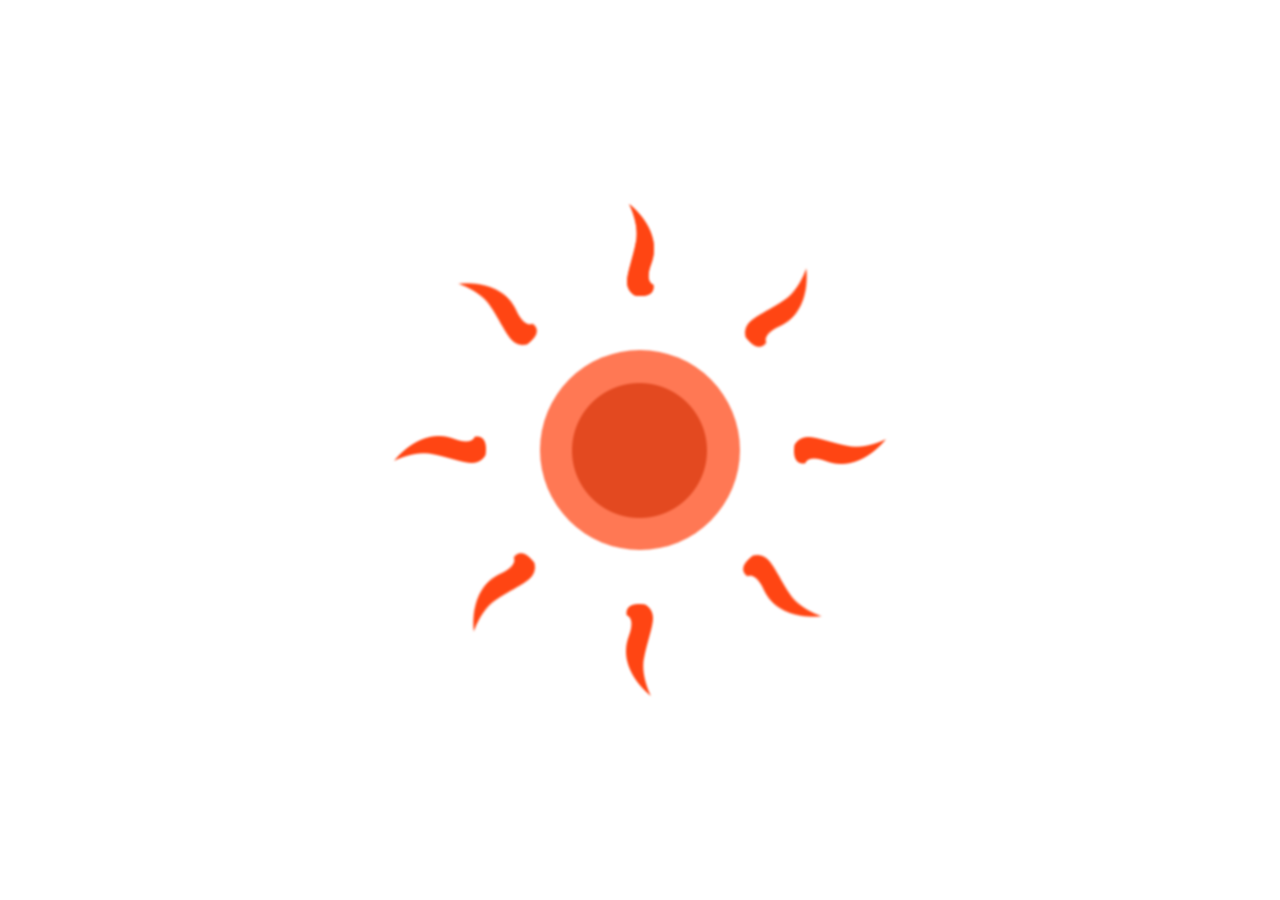
<file: globe-adrian.html>
<!DOCTYPE html>
<html lang="en">
<head>
	<meta charset="UTF-8">
	<title>Document</title>
	<link rel="stylesheet" href="css/globe-adrian.css">
	<!--///////////////////////////////////// 
	Duplicate this for yourself and replace
	globe-basic.css with your css copy
	//////////////////////////////////////-->
</head>
<body>
	<div class="container globe-contain">
		<div class="radial radial-0"></div>
		<div class="radial radial-45"></div>
		<div class="radial radial-90"></div>
		<div class="radial radial-135"></div>
		<div class="radial radial-180"></div>
		<div class="radial radial-225"></div>
		<div class="radial radial-270"></div>
		<div class="radial radial-315"></div>
		<div class="radial radial-360"></div>
	</div>
</body>
</html>
</file>
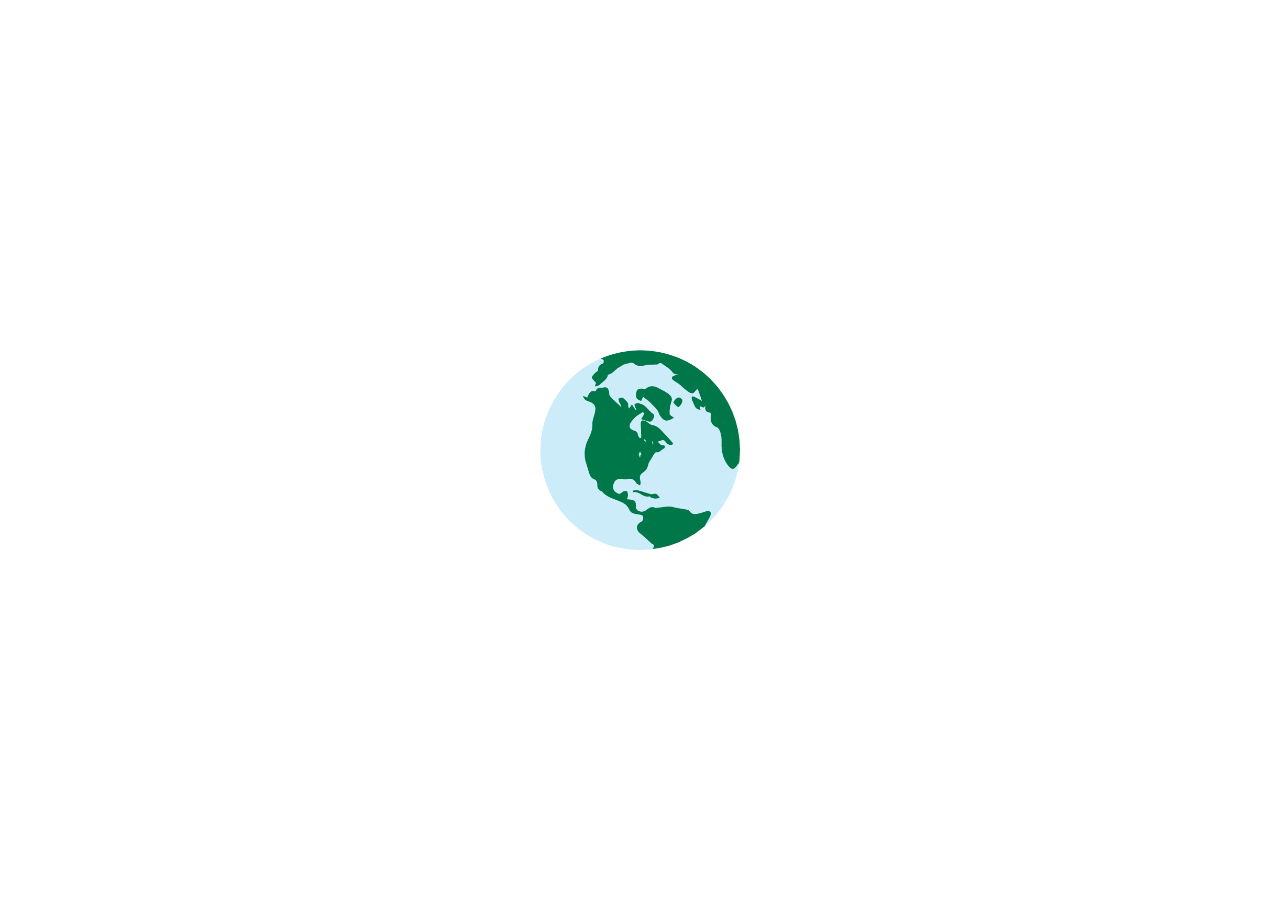
<file: globe-megan.html>
<!DOCTYPE html>
<html lang="en">
<head>
	<meta charset="UTF-8">
	<title>Document</title>
	<link rel="stylesheet" href="css/globe-megan.css">
</head>
<body>
	<div class="container globe-contain megan">
		<div class="treeGroup1 btcf">
			<div class="radial radial-45"></div>
			<div class="radial radial-90"></div>
			<div class="radial radial-135"></div>
			<div class="radial radial-180"></div>
			<div class="radial radial-225"></div>
			<div class="radial radial-270"></div>
			<div class="radial radial-315"></div>
			<div class="radial radial-360"></div>
		</div>
		<!-- Additional radials -->
		<div class="treeGroup2 btcf">
			<div class="radial radial-30"></div>
			<div class="radial radial-75"></div>
			<div class="radial radial-120"></div>
			<div class="radial radial-165"></div>
			<div class="radial radial-210"></div>
			<div class="radial radial-255"></div>
			<div class="radial radial-300"></div>
			<div class="radial radial-345"></div>
		</div>
	</div>
</body>
</html>
</file>
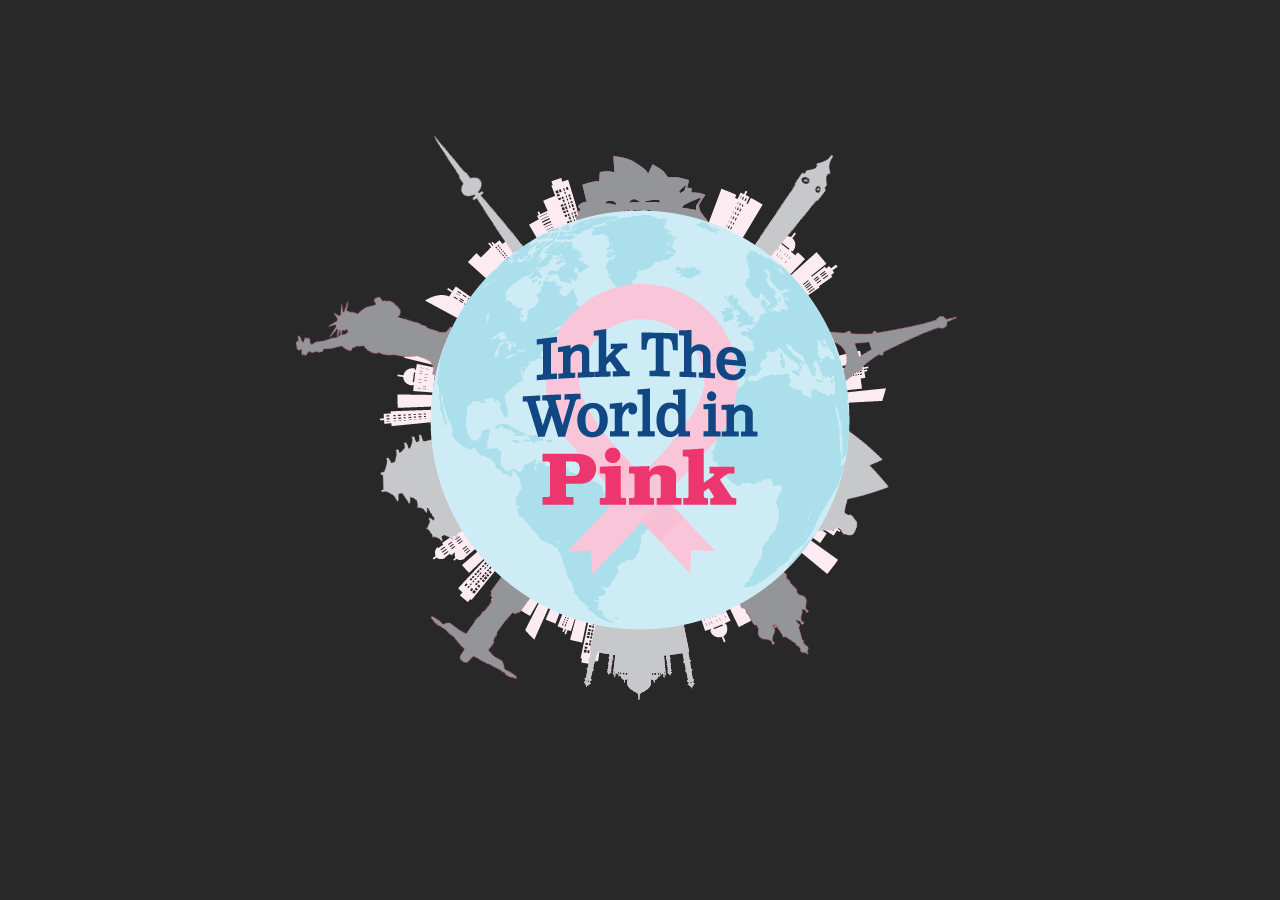
<file: globe-nelly.html>
<!DOCTYPE html>
<html lang="en">
<head>
	<meta charset="UTF-8">
	<title>Document</title>
	<link rel="stylesheet" href="css/globe-nelly.css">
	<!--///////////////////////////////////// 
	Duplicate this for yourself and replace
	globe-basic.css with your css copy
	//////////////////////////////////////-->
</head>
<body style="background:#282828;">
	
		<div class="container globe-contain">
		<div class="city"></div>
			<div class='radial radial-0'>
				<img src="images/obc/monuments/oz2.png" class="cityBottom" />
				<img src="images/obc/monuments/oz.png" class="cityTop" />
				
			</div>
			<div class='radial radial-36'>
				<img src="images/obc/monuments/uk2.png" class="cityBottom" />
				<img src="images/obc/monuments/uk.png" class="cityTop" />	
			</div>
			<div class='radial radial-72'>
				<img src="images/obc/monuments/france2.png" class="cityBottom" />
				<img src="images/obc/monuments/france.png" class="cityTop" />
			</div>
			<div class='radial radial-108'>
				<img src="images/obc/monuments/egypt2.png" class="cityBottom" />
				<img src="images/obc/monuments/egypt.png" class="cityTop" />
			</div>
			<div class='radial radial-144'>
				<img src="images/obc/monuments/russia2.png" class="cityBottom" />
				<img src="images/obc/monuments/russia.png" class="cityTop" />
			</div>
			<div class='radial radial-180'>
				<img src="images/obc/monuments/india2.png" class="cityBottom" />	
				<img src="images/obc/monuments/india.png" class="cityTop" />
			</div>
			<div class='radial radial-216'>
				<img src="images/obc/monuments/brazil2.png" class="cityBottom" />
				<img src="images/obc/monuments/brazil.png" class="cityTop" />	
			</div>
			<div class='radial radial-252'>
				<img src="images/obc/monuments/china2.png" class="cityBottom" />
				<img src="images/obc/monuments/china.png" class="cityTop" />
			</div>
			<div class='radial radial-288'>
				<img src="images/obc/monuments/us2.png" class="cityBottom" />
				<img src="images/obc/monuments/us.png" class="cityTop" />
			</div>
			<div class='radial radial-324'>
				<img src="images/obc/monuments/canada2.png" class="cityBottom" />
				<img src="images/obc/monuments/canada.png" class="cityTop" />
			</div>
		</div>

</body>
</html>
</file>
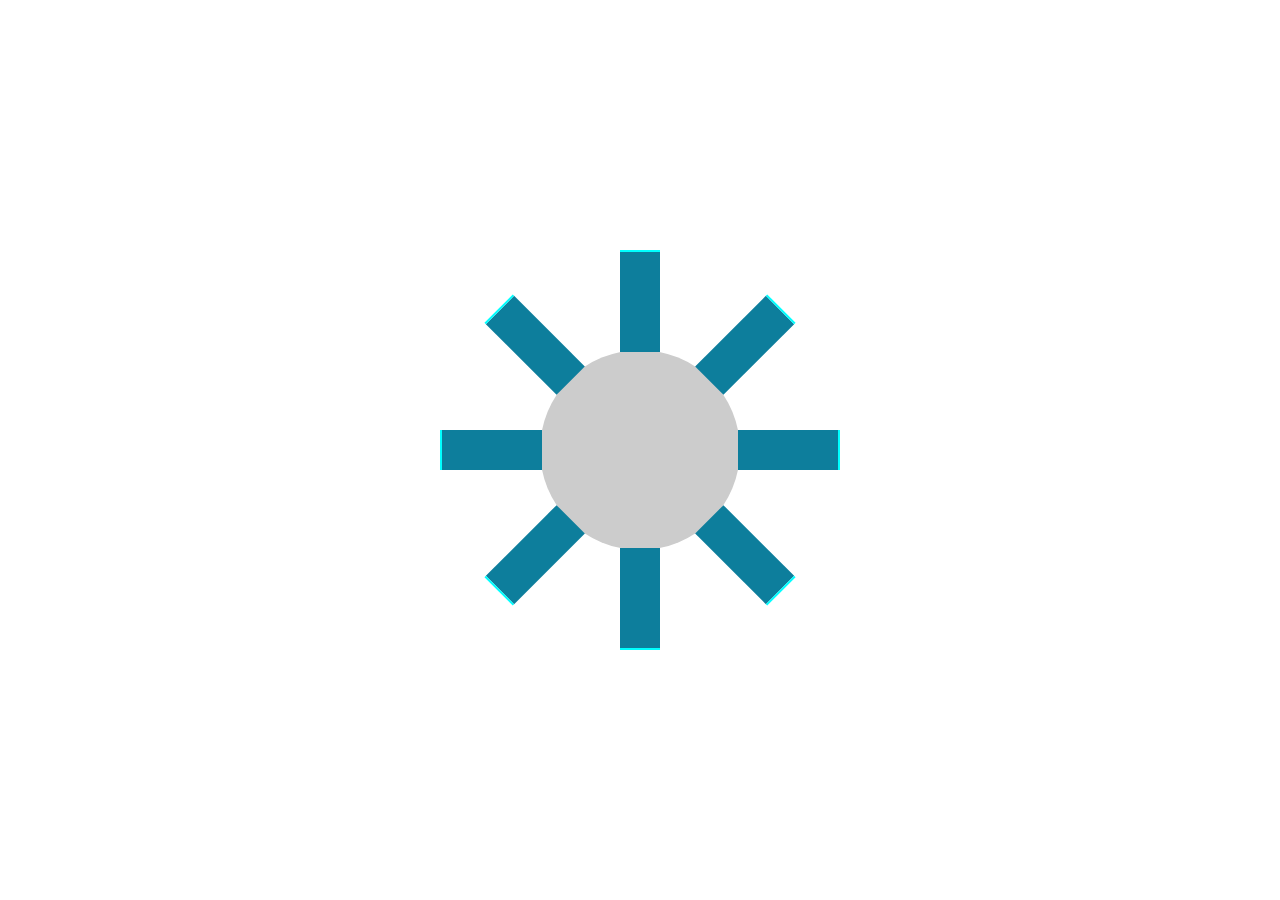
<file: globe.html>
<!DOCTYPE html>
<html lang="en">
<head>
	<meta charset="UTF-8">
	<title>Document</title>
	<link rel="stylesheet" href="css/globe-basic.css">
	<!--///////////////////////////////////// 
	Duplicate this for yourself and replace
	globe-basic.css with your css copy
	//////////////////////////////////////-->
</head>
<body>
	<div class="container globe-contain">
		<div class="radial radial-45"></div>
		<div class="radial radial-90"></div>
		<div class="radial radial-135"></div>
		<div class="radial radial-180"></div>
		<div class="radial radial-225"></div>
		<div class="radial radial-270"></div>
		<div class="radial radial-315"></div>
		<div class="radial radial-360"></div>
	</div>
</body>
</html>
</file>
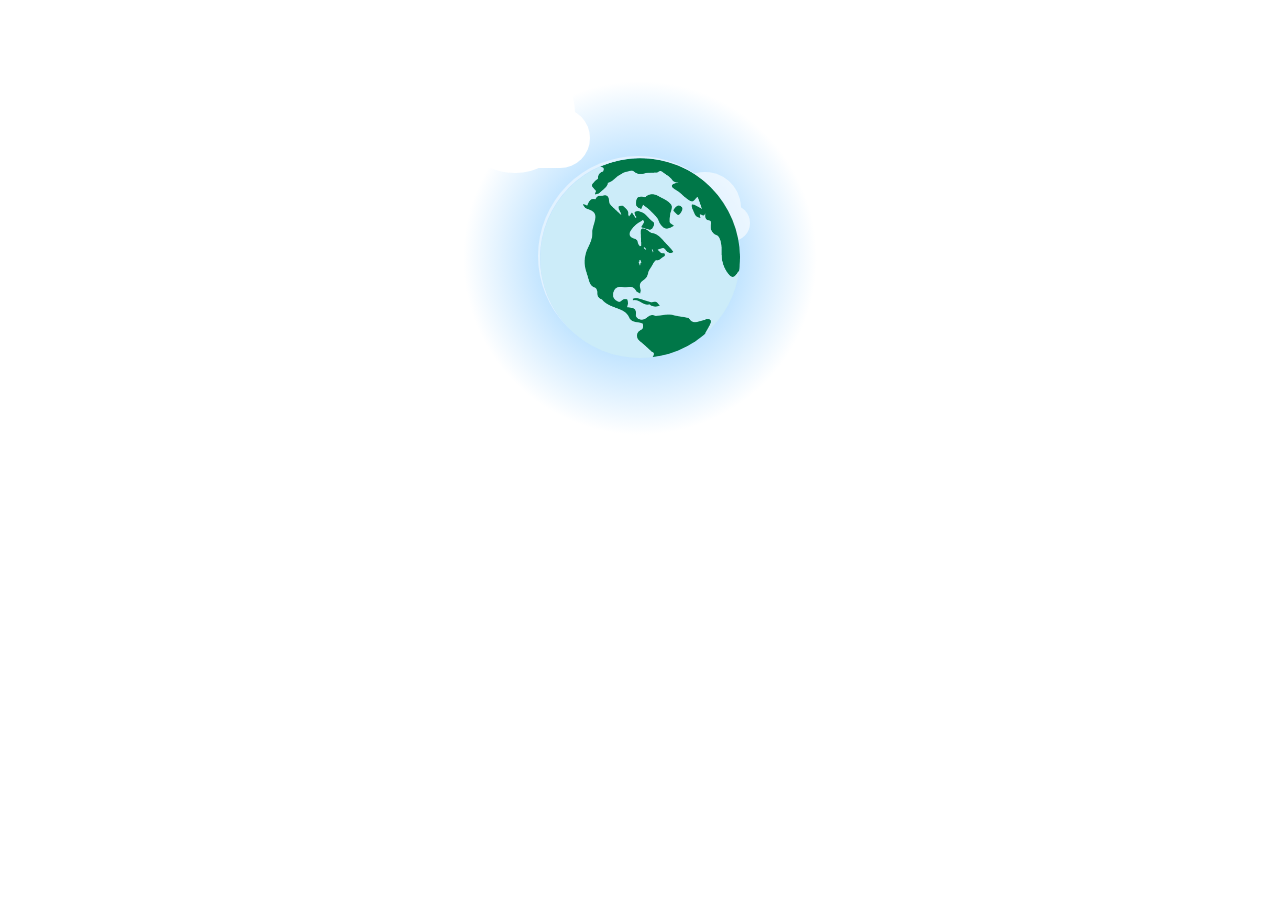
<file: examples/globe-megan.html>
<!DOCTYPE html>
<html lang="en">
<head>
	<meta charset="UTF-8">
	<title>Earth Day!</title>
	<link rel="stylesheet" href="css/globe-megan.css">
	<!--[if gte IE 9]>
	  <style type="text/css">
	    .megan-example {
	       filter: none;
	    }
	  </style>
	<![endif]-->
</head>
<body>
	<div class="megan-example">
		<div class="cloud cloud1"></div>
		<div class="cloud cloud2"></div>
		<div class="cloud cloud3"></div>
		<div class="container globe-contain megan">
			<div class="treeGroup group1">
				<div class="radial radial-45"></div>
				<div class="radial radial-90"></div>
				<div class="radial radial-135"></div>
				<div class="radial radial-180"></div>
				<div class="radial radial-225"></div>
				<div class="radial radial-270"></div>
				<div class="radial radial-315"></div>
				<div class="radial radial-360"></div>
			</div>
			<!-- Additional radials -->
			<div class="treeGroup group2">
				<div class="radial radial-30"></div>
				<div class="radial radial-75"></div>
				<div class="radial radial-120"></div>
				<div class="radial radial-165"></div>
				<div class="radial radial-210"></div>
				<div class="radial radial-255"></div>
				<div class="radial radial-300"></div>
				<div class="radial radial-345"></div>
			</div>
		
			<div class="treeGroup group3">
				<div class='radial radial-24'></div>
				<div class='radial radial-48'></div>
				<div class='radial radial-72'></div>
				<div class='radial radial-96'></div>
				<div class='radial radial-120'></div>
				<div class='radial radial-144'></div>
				<div class='radial radial-168'></div>
				<div class='radial radial-192'></div>
				<div class='radial radial-216'></div>
				<div class='radial radial-240'></div>
				<div class='radial radial-264'></div>
				<div class='radial radial-288'></div>
				<div class='radial radial-312'></div>
				<div class='radial radial-336'></div>
				<div class='radial radial-360'></div>
		</div>
	</div>
</body>
</html>
</file>
<file: css/globe-adrian.css>
/* Basic Globe Functions */
@keyframes glow {
  0% {
    height: 200px;
    width: 200px;
    filter: blur(1px); }
  50% {
    height: 206px;
    width: 206px;
    filter: blur(3px); }
  100% {
    height: 200px;
    width: 200px;
    filter: blur(1px); } }
@keyframes glow-flame {
  0% {
    height: 40px;
    width: 40px;
    filter: blur(1px); }
  50% {
    height: 41.2px;
    width: 41.2px;
    filter: blur(3px); }
  100% {
    height: 40px;
    width: 40px;
    filter: blur(1px); } }
.radial {
  height: 250px;
  width: 40px;
  background-size: 40px 150px;
  top: -150px;
  left: 80px;
  background: url(../images/sun-ray.png) no-repeat top center;
  transform-origin: 50% bottom;
  box-sizing: border-box;
  display: block;
  position: absolute; }

.globe-contain {
  height: 200px;
  width: 200px;
  border-radius: 50%;
  background: #ff7854;
  display: block;
  position: absolute;
  left: 50%;
  top: 50%;
  margin-left: -100px;
  margin-top: -100px;
  background: #ff7854 url(../images/sun-center.png) no-repeat center center;
  filter: blur(1px);
  transform-origin: center/2 center/2;
  animation-name: glow;
  animation-duration: 1s;
  animation-iteration-count: infinite;
  animation-direction: alternate; }

.radial-0 {
  -moz-transform: rotate(0deg);
  -ms-transform: rotate(0deg);
  -webkit-transform: rotate(0deg);
  transform: rotate(0deg); }

.radial-45 {
  -moz-transform: rotate(45deg);
  -ms-transform: rotate(45deg);
  -webkit-transform: rotate(45deg);
  transform: rotate(45deg); }

.radial-90 {
  -moz-transform: rotate(90deg);
  -ms-transform: rotate(90deg);
  -webkit-transform: rotate(90deg);
  transform: rotate(90deg); }

.radial-135 {
  -moz-transform: rotate(135deg);
  -ms-transform: rotate(135deg);
  -webkit-transform: rotate(135deg);
  transform: rotate(135deg); }

.radial-180 {
  -moz-transform: rotate(180deg);
  -ms-transform: rotate(180deg);
  -webkit-transform: rotate(180deg);
  transform: rotate(180deg); }

.radial-225 {
  -moz-transform: rotate(225deg);
  -ms-transform: rotate(225deg);
  -webkit-transform: rotate(225deg);
  transform: rotate(225deg); }

.radial-270 {
  -moz-transform: rotate(270deg);
  -ms-transform: rotate(270deg);
  -webkit-transform: rotate(270deg);
  transform: rotate(270deg); }

.radial-315 {
  -moz-transform: rotate(315deg);
  -ms-transform: rotate(315deg);
  -webkit-transform: rotate(315deg);
  transform: rotate(315deg); }

.radial-360 {
  -moz-transform: rotate(360deg);
  -ms-transform: rotate(360deg);
  -webkit-transform: rotate(360deg);
  transform: rotate(360deg); }

/*   Custom Functions    */

/*# sourceMappingURL=globe-adrian.css.map */
</file>
<file: css/globe-megan.css>
/* Basic Globe Functions */
.radial {
  height: 200px;
  width: 60px;
  background-size: 60px 100px;
  top: -100px;
  left: 70px;
  background: url(../images/radial.jpg) no-repeat top center;
  transform-origin: 50% bottom;
  border-top: 2px solid cyan;
  box-sizing: border-box;
  display: block;
  position: absolute; }

.globe-contain {
  height: 200px;
  width: 200px;
  border-radius: 50%;
  background: #ccc;
  display: block;
  position: absolute;
  left: 50%;
  top: 50%;
  margin-left: -100px;
  margin-top: -100px; }

.radial-0 {
  -moz-transform: rotate(0deg);
  -ms-transform: rotate(0deg);
  -webkit-transform: rotate(0deg);
  transform: rotate(0deg); }

.radial-45 {
  -moz-transform: rotate(45deg);
  -ms-transform: rotate(45deg);
  -webkit-transform: rotate(45deg);
  transform: rotate(45deg); }

.radial-90 {
  -moz-transform: rotate(90deg);
  -ms-transform: rotate(90deg);
  -webkit-transform: rotate(90deg);
  transform: rotate(90deg); }

.radial-135 {
  -moz-transform: rotate(135deg);
  -ms-transform: rotate(135deg);
  -webkit-transform: rotate(135deg);
  transform: rotate(135deg); }

.radial-180 {
  -moz-transform: rotate(180deg);
  -ms-transform: rotate(180deg);
  -webkit-transform: rotate(180deg);
  transform: rotate(180deg); }

.radial-225 {
  -moz-transform: rotate(225deg);
  -ms-transform: rotate(225deg);
  -webkit-transform: rotate(225deg);
  transform: rotate(225deg); }

.radial-270 {
  -moz-transform: rotate(270deg);
  -ms-transform: rotate(270deg);
  -webkit-transform: rotate(270deg);
  transform: rotate(270deg); }

.radial-315 {
  -moz-transform: rotate(315deg);
  -ms-transform: rotate(315deg);
  -webkit-transform: rotate(315deg);
  transform: rotate(315deg); }

.radial-360 {
  -moz-transform: rotate(360deg);
  -ms-transform: rotate(360deg);
  -webkit-transform: rotate(360deg);
  transform: rotate(360deg); }

/*   Megan Functions    */
.btcf:after {
  content: "";
  display: table;
  clear: both; }

@keyframes grow {
  0% {
    margin-top: 200px;
    background-size: 0 0;
    height: 0; }
  100% {
    margin-top: 0;
    background-size: 60px 200px;
    height: 200px; } }
@keyframes fadeIn {
  0% {
    opacity: 0;
    filter: alpha(opacity=0); }
  100% {
    opacity: 1;
    filter: alpha(opacity=100); } }
@keyframes sway {
  100% {
    transform: rotate(5deg); } }
.megan {
  background: url(../images/meganGlobe.png);
  background-size: 200px 200px;
  animation: fadeIn .5s;
  /*.treeGroup1,.treeGroup2{transform-origin: center center;}
  .treeGroup1{
  	animation:sway 3s infinite alternate;
  }
  .treeGroup2{
  	animation:sway 2s infinite alternate;
  }*/ }
  .megan .radial {
    opacity: 0;
    background-image: url(../images/meganTree.png);
    border: none;
    animation: grow .75s forwards, fadeIn .75s .5s forwards;
    transition: all .5s; }
  .megan .radial-30 {
    -moz-transform: rotate(30deg);
    -ms-transform: rotate(30deg);
    -webkit-transform: rotate(30deg);
    transform: rotate(30deg); }
  .megan .radial-75 {
    -moz-transform: rotate(75deg);
    -ms-transform: rotate(75deg);
    -webkit-transform: rotate(75deg);
    transform: rotate(75deg); }
  .megan .radial-120 {
    -moz-transform: rotate(120deg);
    -ms-transform: rotate(120deg);
    -webkit-transform: rotate(120deg);
    transform: rotate(120deg); }
  .megan .radial-165 {
    -moz-transform: rotate(165deg);
    -ms-transform: rotate(165deg);
    -webkit-transform: rotate(165deg);
    transform: rotate(165deg); }
  .megan .radial-210 {
    -moz-transform: rotate(210deg);
    -ms-transform: rotate(210deg);
    -webkit-transform: rotate(210deg);
    transform: rotate(210deg); }
  .megan .radial-255 {
    -moz-transform: rotate(255deg);
    -ms-transform: rotate(255deg);
    -webkit-transform: rotate(255deg);
    transform: rotate(255deg); }
  .megan .radial-300 {
    -moz-transform: rotate(300deg);
    -ms-transform: rotate(300deg);
    -webkit-transform: rotate(300deg);
    transform: rotate(300deg); }
  .megan .radial-345 {
    -moz-transform: rotate(345deg);
    -ms-transform: rotate(345deg);
    -webkit-transform: rotate(345deg);
    transform: rotate(345deg); }

/*# sourceMappingURL=globe-megan.css.map */
</file>
<file: css/globe-nelly.css>
/* Basic Globe Functions */
.radial {
  height: 375px;
  width: 140px;
  background-size: 140px 165px;
  top: -165px;
  left: 140px;
  transform-origin: 50% bottom;
  box-sizing: border-box;
  display: block;
  position: absolute; }

.globe-contain {
  height: 420px;
  width: 420px;
  border-radius: 50%;
  background: url(../images/obc/globe.png) no-repeat center center;
  display: block;
  position: relative;
  left: 50%;
  top: 50%;
  margin-left: -210px;
  margin-top: 210px; }

.radial-0 {
  -moz-transform: rotate(0deg);
  -ms-transform: rotate(0deg);
  -webkit-transform: rotate(0deg);
  transform: rotate(0deg);
  z-index: -1; }
  .radial-0 .cityTop {
    position: absolute;
    top: 12px;
    z-index: -4; }
  .radial-0 .cityBottom {
    position: absolute;
    top: 12px;
    animation: wipe 0.5s linear 0.3s forwards;
    z-index: -3; }

.radial-18 {
  -moz-transform: rotate(18deg);
  -ms-transform: rotate(18deg);
  -webkit-transform: rotate(18deg);
  transform: rotate(18deg);
  z-index: -1; }
  .radial-18 .cityTop {
    position: absolute;
    top: 12px;
    z-index: -4; }
  .radial-18 .cityBottom {
    position: absolute;
    top: 12px;
    animation: wipe 0.5s linear 0.5s forwards;
    z-index: -3; }

.radial-36 {
  -moz-transform: rotate(36deg);
  -ms-transform: rotate(36deg);
  -webkit-transform: rotate(36deg);
  transform: rotate(36deg);
  z-index: -1; }
  .radial-36 .cityTop {
    position: absolute;
    top: 12px;
    z-index: -4; }
  .radial-36 .cityBottom {
    position: absolute;
    top: 12px;
    animation: wipe 0.5s linear 0.7s forwards;
    z-index: -3; }

.radial-54 {
  -moz-transform: rotate(54deg);
  -ms-transform: rotate(54deg);
  -webkit-transform: rotate(54deg);
  transform: rotate(54deg);
  z-index: -1; }
  .radial-54 .cityTop {
    position: absolute;
    top: 12px;
    z-index: -4; }
  .radial-54 .cityBottom {
    position: absolute;
    top: 12px;
    animation: wipe 0.5s linear 0.9s forwards;
    z-index: -3; }

.radial-72 {
  -moz-transform: rotate(72deg);
  -ms-transform: rotate(72deg);
  -webkit-transform: rotate(72deg);
  transform: rotate(72deg);
  z-index: -1; }
  .radial-72 .cityTop {
    position: absolute;
    top: 12px;
    z-index: -4; }
  .radial-72 .cityBottom {
    position: absolute;
    top: 12px;
    animation: wipe 0.5s linear 1.1s forwards;
    z-index: -3; }

.radial-90 {
  -moz-transform: rotate(90deg);
  -ms-transform: rotate(90deg);
  -webkit-transform: rotate(90deg);
  transform: rotate(90deg);
  z-index: -1; }
  .radial-90 .cityTop {
    position: absolute;
    top: 12px;
    z-index: -4; }
  .radial-90 .cityBottom {
    position: absolute;
    top: 12px;
    animation: wipe 0.5s linear 1.3s forwards;
    z-index: -3; }

.radial-108 {
  -moz-transform: rotate(108deg);
  -ms-transform: rotate(108deg);
  -webkit-transform: rotate(108deg);
  transform: rotate(108deg);
  z-index: -1; }
  .radial-108 .cityTop {
    position: absolute;
    top: 12px;
    z-index: -4; }
  .radial-108 .cityBottom {
    position: absolute;
    top: 12px;
    animation: wipe 0.5s linear 1.5s forwards;
    z-index: -3; }

.radial-126 {
  -moz-transform: rotate(126deg);
  -ms-transform: rotate(126deg);
  -webkit-transform: rotate(126deg);
  transform: rotate(126deg);
  z-index: -1; }
  .radial-126 .cityTop {
    position: absolute;
    top: 12px;
    z-index: -4; }
  .radial-126 .cityBottom {
    position: absolute;
    top: 12px;
    animation: wipe 0.5s linear 1.7s forwards;
    z-index: -3; }

.radial-144 {
  -moz-transform: rotate(144deg);
  -ms-transform: rotate(144deg);
  -webkit-transform: rotate(144deg);
  transform: rotate(144deg);
  z-index: -1; }
  .radial-144 .cityTop {
    position: absolute;
    top: 12px;
    z-index: -4; }
  .radial-144 .cityBottom {
    position: absolute;
    top: 12px;
    animation: wipe 0.5s linear 1.9s forwards;
    z-index: -3; }

.radial-162 {
  -moz-transform: rotate(162deg);
  -ms-transform: rotate(162deg);
  -webkit-transform: rotate(162deg);
  transform: rotate(162deg);
  z-index: -1; }
  .radial-162 .cityTop {
    position: absolute;
    top: 12px;
    z-index: -4; }
  .radial-162 .cityBottom {
    position: absolute;
    top: 12px;
    animation: wipe 0.5s linear 2.1s forwards;
    z-index: -3; }

.radial-180 {
  -moz-transform: rotate(180deg);
  -ms-transform: rotate(180deg);
  -webkit-transform: rotate(180deg);
  transform: rotate(180deg);
  z-index: -1; }
  .radial-180 .cityTop {
    position: absolute;
    top: 12px;
    z-index: -4; }
  .radial-180 .cityBottom {
    position: absolute;
    top: 12px;
    animation: wipe 0.5s linear 2.3s forwards;
    z-index: -3; }

.radial-198 {
  -moz-transform: rotate(198deg);
  -ms-transform: rotate(198deg);
  -webkit-transform: rotate(198deg);
  transform: rotate(198deg);
  z-index: -1; }
  .radial-198 .cityTop {
    position: absolute;
    top: 12px;
    z-index: -4; }
  .radial-198 .cityBottom {
    position: absolute;
    top: 12px;
    animation: wipe 0.5s linear 2.5s forwards;
    z-index: -3; }

.radial-216 {
  -moz-transform: rotate(216deg);
  -ms-transform: rotate(216deg);
  -webkit-transform: rotate(216deg);
  transform: rotate(216deg);
  z-index: -1; }
  .radial-216 .cityTop {
    position: absolute;
    top: 12px;
    z-index: -4; }
  .radial-216 .cityBottom {
    position: absolute;
    top: 12px;
    animation: wipe 0.5s linear 2.7s forwards;
    z-index: -3; }

.radial-234 {
  -moz-transform: rotate(234deg);
  -ms-transform: rotate(234deg);
  -webkit-transform: rotate(234deg);
  transform: rotate(234deg);
  z-index: -1; }
  .radial-234 .cityTop {
    position: absolute;
    top: 12px;
    z-index: -4; }
  .radial-234 .cityBottom {
    position: absolute;
    top: 12px;
    animation: wipe 0.5s linear 2.9s forwards;
    z-index: -3; }

.radial-252 {
  -moz-transform: rotate(252deg);
  -ms-transform: rotate(252deg);
  -webkit-transform: rotate(252deg);
  transform: rotate(252deg);
  z-index: -1; }
  .radial-252 .cityTop {
    position: absolute;
    top: 12px;
    z-index: -4; }
  .radial-252 .cityBottom {
    position: absolute;
    top: 12px;
    animation: wipe 0.5s linear 3.1s forwards;
    z-index: -3; }

.radial-270 {
  -moz-transform: rotate(270deg);
  -ms-transform: rotate(270deg);
  -webkit-transform: rotate(270deg);
  transform: rotate(270deg);
  z-index: -1; }
  .radial-270 .cityTop {
    position: absolute;
    top: 12px;
    z-index: -4; }
  .radial-270 .cityBottom {
    position: absolute;
    top: 12px;
    animation: wipe 0.5s linear 3.3s forwards;
    z-index: -3; }

.radial-288 {
  -moz-transform: rotate(288deg);
  -ms-transform: rotate(288deg);
  -webkit-transform: rotate(288deg);
  transform: rotate(288deg);
  z-index: -1; }
  .radial-288 .cityTop {
    position: absolute;
    top: 12px;
    z-index: -4; }
  .radial-288 .cityBottom {
    position: absolute;
    top: 12px;
    animation: wipe 0.5s linear 3.5s forwards;
    z-index: -3; }

.radial-306 {
  -moz-transform: rotate(306deg);
  -ms-transform: rotate(306deg);
  -webkit-transform: rotate(306deg);
  transform: rotate(306deg);
  z-index: -1; }
  .radial-306 .cityTop {
    position: absolute;
    top: 12px;
    z-index: -4; }
  .radial-306 .cityBottom {
    position: absolute;
    top: 12px;
    animation: wipe 0.5s linear 3.7s forwards;
    z-index: -3; }

.radial-324 {
  -moz-transform: rotate(324deg);
  -ms-transform: rotate(324deg);
  -webkit-transform: rotate(324deg);
  transform: rotate(324deg);
  z-index: -1; }
  .radial-324 .cityTop {
    position: absolute;
    top: 12px;
    z-index: -4; }
  .radial-324 .cityBottom {
    position: absolute;
    top: 12px;
    animation: wipe 0.5s linear 3.9s forwards;
    z-index: -3; }

.radial-342 {
  -moz-transform: rotate(342deg);
  -ms-transform: rotate(342deg);
  -webkit-transform: rotate(342deg);
  transform: rotate(342deg);
  z-index: -1; }
  .radial-342 .cityTop {
    position: absolute;
    top: 12px;
    z-index: -4; }
  .radial-342 .cityBottom {
    position: absolute;
    top: 12px;
    animation: wipe 0.5s linear 4.1s forwards;
    z-index: -3; }

.radial-360 {
  -moz-transform: rotate(360deg);
  -ms-transform: rotate(360deg);
  -webkit-transform: rotate(360deg);
  transform: rotate(360deg);
  z-index: -1; }
  .radial-360 .cityTop {
    position: absolute;
    top: 12px;
    z-index: -4; }
  .radial-360 .cityBottom {
    position: absolute;
    top: 12px;
    animation: wipe 0.5s linear 4.3s forwards;
    z-index: -3; }

@-webkit-keyframes wipe {
  0% {
    -ms-filter: "progid:DXImageTransform.Microsoft.Alpha(Opacity=100)";
    filter: alpha(opacity=100);
    -moz-opacity: 1;
    -khtml-opacity: 1;
    opacity: 1; }
  100% {
    -ms-filter: "progid:DXImageTransform.Microsoft.Alpha(Opacity=0)";
    filter: alpha(opacity=0);
    -moz-opacity: 0;
    -khtml-opacity: 0;
    opacity: 0; } }
@-moz-keyframes wipe {
  0% {
    -ms-filter: "progid:DXImageTransform.Microsoft.Alpha(Opacity=100)";
    filter: alpha(opacity=100);
    -moz-opacity: 1;
    -khtml-opacity: 1;
    opacity: 1; }
  100% {
    -ms-filter: "progid:DXImageTransform.Microsoft.Alpha(Opacity=0)";
    filter: alpha(opacity=0);
    -moz-opacity: 0;
    -khtml-opacity: 0;
    opacity: 0; } }
@-o-keyframes wipe {
  0% {
    -ms-filter: "progid:DXImageTransform.Microsoft.Alpha(Opacity=100)";
    filter: alpha(opacity=100);
    -moz-opacity: 1;
    -khtml-opacity: 1;
    opacity: 1; }
  100% {
    -ms-filter: "progid:DXImageTransform.Microsoft.Alpha(Opacity=0)";
    filter: alpha(opacity=0);
    -moz-opacity: 0;
    -khtml-opacity: 0;
    opacity: 0; } }
@keyframes wipe {
  0% {
    -ms-filter: "progid:DXImageTransform.Microsoft.Alpha(Opacity=100)";
    filter: alpha(opacity=100);
    -moz-opacity: 1;
    -khtml-opacity: 1;
    opacity: 1; }
  100% {
    -ms-filter: "progid:DXImageTransform.Microsoft.Alpha(Opacity=0)";
    filter: alpha(opacity=0);
    -moz-opacity: 0;
    -khtml-opacity: 0;
    opacity: 0; } }
/*   Custom Functions    */
.city {
  background: url("../images/obc/city.png") no-repeat center center;
  width: 525px;
  height: 525px;
  position: relative;
  top: -52.5px;
  left: -60px;
  z-index: -1; }

/*# sourceMappingURL=globe-nelly.css.map */
</file>
<file: css/globe-basic.css>
/* Basic Globe Functions */
.radial {
  display: block;
  position: absolute;
  height: 200px;
  width: 40px;
  background-size: 40px 100px;
  background-repeat: no-repeat;
  background-position: top center;
  transform-origin: 50% bottom;
  top: -100px;
  left: 80px;
  background-image: url(../images/radial.jpg);
  border-top: 2px solid cyan;
  box-sizing: border-box; }

.globe-contain {
  height: 200px;
  width: 200px;
  border-radius: 50%;
  background: #ccc;
  display: block;
  position: absolute;
  left: 50%;
  top: 50%;
  margin-left: -100px;
  margin-top: -100px; }

.radial-45 {
  -moz-transform: rotate(45deg);
  -ms-transform: rotate(45deg);
  -webkit-transform: rotate(45deg);
  transform: rotate(45deg); }

.radial-90 {
  -moz-transform: rotate(90deg);
  -ms-transform: rotate(90deg);
  -webkit-transform: rotate(90deg);
  transform: rotate(90deg); }

.radial-135 {
  -moz-transform: rotate(135deg);
  -ms-transform: rotate(135deg);
  -webkit-transform: rotate(135deg);
  transform: rotate(135deg); }

.radial-180 {
  -moz-transform: rotate(180deg);
  -ms-transform: rotate(180deg);
  -webkit-transform: rotate(180deg);
  transform: rotate(180deg); }

.radial-225 {
  -moz-transform: rotate(225deg);
  -ms-transform: rotate(225deg);
  -webkit-transform: rotate(225deg);
  transform: rotate(225deg); }

.radial-270 {
  -moz-transform: rotate(270deg);
  -ms-transform: rotate(270deg);
  -webkit-transform: rotate(270deg);
  transform: rotate(270deg); }

.radial-315 {
  -moz-transform: rotate(315deg);
  -ms-transform: rotate(315deg);
  -webkit-transform: rotate(315deg);
  transform: rotate(315deg); }

.radial-360 {
  -moz-transform: rotate(360deg);
  -ms-transform: rotate(360deg);
  -webkit-transform: rotate(360deg);
  transform: rotate(360deg); }

/*   Custom Functions    */

/*# sourceMappingURL=globe-basic.css.map */
</file>
<file: examples/css/globe-megan.css>
/* Basic Globe Functions */
.radial {
  height: 200px;
  width: 60px;
  background-size: 60px 100px;
  background-repeat: no-repeat;
  top: -100px;
  left: 70px;
  -webkit-transform-origin: 50% bottom;
  -ms-transform-origin: 50% bottom;
  transform-origin: 50% bottom;
  box-sizing: border-box;
  display: block;
  position: absolute; }

.globe-contain {
  height: 200px;
  width: 200px;
  border-radius: 50%;
  background: #ccc;
  display: block;
  position: absolute;
  left: 50%;
  top: 50%;
  margin-left: -100px;
  margin-top: -100px; }

.radial-45 {
  -moz-transform: rotate(45deg);
  -ms-transform: rotate(45deg);
  -webkit-transform: rotate(45deg);
  transform: rotate(45deg); }

.radial-90 {
  -moz-transform: rotate(90deg);
  -ms-transform: rotate(90deg);
  -webkit-transform: rotate(90deg);
  transform: rotate(90deg); }

.radial-135 {
  -moz-transform: rotate(135deg);
  -ms-transform: rotate(135deg);
  -webkit-transform: rotate(135deg);
  transform: rotate(135deg); }

.radial-180 {
  -moz-transform: rotate(180deg);
  -ms-transform: rotate(180deg);
  -webkit-transform: rotate(180deg);
  transform: rotate(180deg); }

.radial-225 {
  -moz-transform: rotate(225deg);
  -ms-transform: rotate(225deg);
  -webkit-transform: rotate(225deg);
  transform: rotate(225deg); }

.radial-270 {
  -moz-transform: rotate(270deg);
  -ms-transform: rotate(270deg);
  -webkit-transform: rotate(270deg);
  transform: rotate(270deg); }

.radial-315 {
  -moz-transform: rotate(315deg);
  -ms-transform: rotate(315deg);
  -webkit-transform: rotate(315deg);
  transform: rotate(315deg); }

.radial-360 {
  -moz-transform: rotate(360deg);
  -ms-transform: rotate(360deg);
  -webkit-transform: rotate(360deg);
  transform: rotate(360deg); }

/*   Megan Functions    */
.btcf:after {
  content: "";
  display: table;
  clear: both; }

@-webkit-keyframes grow {
  0% {
    margin-top: 200px;
    background-size: 0 0;
    height: 0; }
  100% {
    margin-top: 0;
    background-size: 60px 100px;
    height: 200px; } }
@keyframes grow {
  0% {
    margin-top: 200px;
    background-size: 0 0;
    height: 0; }
  100% {
    margin-top: 0;
    background-size: 60px 100px;
    height: 200px; } }
@-webkit-keyframes fadeIn {
  0% {
    opacity: 0;
    filter: alpha(opacity=0); }
  100% {
    opacity: 1;
    filter: alpha(opacity=100); } }
@keyframes fadeIn {
  0% {
    opacity: 0;
    filter: alpha(opacity=0); }
  100% {
    opacity: 1;
    filter: alpha(opacity=100); } }
@-webkit-keyframes sway {
  100% {
    -webkit-transform: rotate(5deg);
    transform: rotate(5deg); } }
@keyframes sway {
  100% {
    -webkit-transform: rotate(5deg);
    transform: rotate(5deg); } }
@-webkit-keyframes swayGlobe {
  0% {
    -webkit-transform: rotate(15deg);
    transform: rotate(15deg); }
  100% {
    -webkit-transform: rotate(-45deg);
    transform: rotate(-45deg); } }
@keyframes swayGlobe {
  0% {
    -webkit-transform: rotate(15deg);
    transform: rotate(15deg); }
  100% {
    -webkit-transform: rotate(-45deg);
    transform: rotate(-45deg); } }
@-webkit-keyframes moveclouds {
  0% {
    margin-left: 1000px; }
  100% {
    margin-left: -1000px; } }
@keyframes moveclouds {
  0% {
    margin-left: 1000px; }
  100% {
    margin-left: -1000px; } }
/*Cloud Shape*/
.cloud {
  width: 200px;
  height: 60px;
  background: #fff;
  border-radius: 200px;
  -moz-border-radius: 200px;
  -webkit-border-radius: 200px;
  position: relative;
  z-index: 1; }

.cloud:before, .cloud:after {
  content: '';
  position: absolute;
  background: #fff;
  width: 100px;
  height: 80px;
  position: absolute;
  top: -15px;
  left: 10px;
  border-radius: 100px;
  -moz-border-radius: 100px;
  -webkit-border-radius: 100px;
  -webkit-transform: rotate(30deg);
  transform: rotate(30deg);
  -moz-transform: rotate(30deg); }

.cloud:after {
  width: 120px;
  height: 120px;
  top: -55px;
  left: auto;
  right: 15px; }

.cloud1 {
  top: 20%;
  -webkit-animation: moveclouds 15s linear infinite;
  -moz-animation: moveclouds 15s linear infinite;
  -o-animation: moveclouds 15s linear infinite; }

.cloud2 {
  left: 200px;
  top: 25%;
  -webkit-transform: scale(0.6);
  -moz-transform: scale(0.6);
  transform: scale(0.6);
  opacity: 0.6;
  -webkit-animation: moveclouds 25s linear infinite;
  -moz-animation: moveclouds 25s linear infinite;
  -o-animation: moveclouds 25s linear infinite; }

.cloud3 {
  top: 30%;
  left: -250px;
  -webkit-transform: scale(0.8);
  -moz-transform: scale(0.8);
  transform: scale(0.8);
  opacity: 0.8;
  -webkit-animation: moveclouds 20s linear infinite;
  -moz-animation: moveclouds 20s linear infinite;
  -o-animation: moveclouds 20s linear infinite; }

.megan-example {
  position: relative;
  overflow: hidden;
  width: 500px;
  height: 500px;
  margin: 0 auto;
  /* Permalink - use to edit and share this gradient: http://colorzilla.com/gradient-editor/#75C3FF+0,ffffff+98 */
  background: #75C3FF;
  /* Old browsers */
  background: -moz-radial-gradient(center, ellipse cover, #75C3FF 0%, #ffffff 50%);
  /* FF3.6+ */
  background: -webkit-gradient(radial, center center, 0px, center center, 100%, color-stop(0%, #75C3FF), color-stop(50%, #ffffff));
  /* Chrome,Safari4+ */
  background: -webkit-radial-gradient(center, ellipse cover, #75C3FF 0%, #ffffff 50%);
  /* Chrome10+,Safari5.1+ */
  background: -o-radial-gradient(center, ellipse cover, #75C3FF 0%, #ffffff 50%);
  /* Opera 12+ */
  background: -ms-radial-gradient(center, ellipse cover, #75C3FF 0%, #ffffff 50%);
  /* IE10+ */
  background: radial-gradient(ellipse at center, #75C3FF 0%, #ffffff 50%);
  /* W3C */
  filter: progid:DXImageTransform.Microsoft.gradient( startColorstr='#75C3FF', endColorstr='#ffffff',GradientType=1 );
  /* IE6-9 fallback on horizontal gradient */ }

.megan {
  background: url(../images/meganGlobe.png);
  box-shadow: -2px -2px 0 #E2F2FF;
  background-size: 200px 200px;
  -webkit-animation: fadeIn .5s, swayGlobe 10s infinite alternate;
  animation: fadeIn .5s, swayGlobe 10s infinite alternate;
  z-index: 2; }
  .megan .radial {
    opacity: 0;
    border: none;
    transition: all .5s; }
  .megan .radial-30 {
    -moz-transform: rotate(30deg);
    -ms-transform: rotate(30deg);
    -webkit-transform: rotate(30deg);
    transform: rotate(30deg); }
  .megan .radial-75 {
    -moz-transform: rotate(75deg);
    -ms-transform: rotate(75deg);
    -webkit-transform: rotate(75deg);
    transform: rotate(75deg); }
  .megan .radial-120 {
    -moz-transform: rotate(120deg);
    -ms-transform: rotate(120deg);
    -webkit-transform: rotate(120deg);
    transform: rotate(120deg); }
  .megan .radial-165 {
    -moz-transform: rotate(165deg);
    -ms-transform: rotate(165deg);
    -webkit-transform: rotate(165deg);
    transform: rotate(165deg); }
  .megan .radial-210 {
    -moz-transform: rotate(210deg);
    -ms-transform: rotate(210deg);
    -webkit-transform: rotate(210deg);
    transform: rotate(210deg); }
  .megan .radial-255 {
    -moz-transform: rotate(255deg);
    -ms-transform: rotate(255deg);
    -webkit-transform: rotate(255deg);
    transform: rotate(255deg); }
  .megan .radial-300 {
    -moz-transform: rotate(300deg);
    -ms-transform: rotate(300deg);
    -webkit-transform: rotate(300deg);
    transform: rotate(300deg); }
  .megan .radial-345 {
    -moz-transform: rotate(345deg);
    -ms-transform: rotate(345deg);
    -webkit-transform: rotate(345deg);
    transform: rotate(345deg); }
  .megan .radial-24 {
    -moz-transform: rotate(24deg);
    -ms-transform: rotate(24deg);
    -webkit-transform: rotate(24deg);
    transform: rotate(24deg); }
  .megan .radial-48 {
    -moz-transform: rotate(48deg);
    -ms-transform: rotate(48deg);
    -webkit-transform: rotate(48deg);
    transform: rotate(48deg); }
  .megan .radial-72 {
    -moz-transform: rotate(72deg);
    -ms-transform: rotate(72deg);
    -webkit-transform: rotate(72deg);
    transform: rotate(72deg); }
  .megan .radial-96 {
    -moz-transform: rotate(96deg);
    -ms-transform: rotate(96deg);
    -webkit-transform: rotate(96deg);
    transform: rotate(96deg); }
  .megan .radial-120 {
    -moz-transform: rotate(120deg);
    -ms-transform: rotate(120deg);
    -webkit-transform: rotate(120deg);
    transform: rotate(120deg); }
  .megan .radial-144 {
    -moz-transform: rotate(144deg);
    -ms-transform: rotate(144deg);
    -webkit-transform: rotate(144deg);
    transform: rotate(144deg); }
  .megan .radial-168 {
    -moz-transform: rotate(168deg);
    -ms-transform: rotate(168deg);
    -webkit-transform: rotate(168deg);
    transform: rotate(168deg); }
  .megan .radial-192 {
    -moz-transform: rotate(192deg);
    -ms-transform: rotate(192deg);
    -webkit-transform: rotate(192deg);
    transform: rotate(192deg); }
  .megan .radial-216 {
    -moz-transform: rotate(216deg);
    -ms-transform: rotate(216deg);
    -webkit-transform: rotate(216deg);
    transform: rotate(216deg); }
  .megan .radial-240 {
    -moz-transform: rotate(240deg);
    -ms-transform: rotate(240deg);
    -webkit-transform: rotate(240deg);
    transform: rotate(240deg); }
  .megan .radial-264 {
    -moz-transform: rotate(264deg);
    -ms-transform: rotate(264deg);
    -webkit-transform: rotate(264deg);
    transform: rotate(264deg); }
  .megan .radial-288 {
    -moz-transform: rotate(288deg);
    -ms-transform: rotate(288deg);
    -webkit-transform: rotate(288deg);
    transform: rotate(288deg); }
  .megan .radial-312 {
    -moz-transform: rotate(312deg);
    -ms-transform: rotate(312deg);
    -webkit-transform: rotate(312deg);
    transform: rotate(312deg); }
  .megan .radial-336 {
    -moz-transform: rotate(336deg);
    -ms-transform: rotate(336deg);
    -webkit-transform: rotate(336deg);
    transform: rotate(336deg); }
  .megan .radial-360 {
    -moz-transform: rotate(360deg);
    -ms-transform: rotate(360deg);
    -webkit-transform: rotate(360deg);
    transform: rotate(360deg); }
  .megan .treeGroup {
    position: absolute;
    transform-origin: center center;
    width: 200px;
    height: 200px; }
  .megan .group1 {
    -webkit-animation: sway 3s infinite alternate;
    animation: sway 3s infinite alternate; }
    .megan .group1 .radial {
      background-image: url(../images/meganTree1.svg);
      -webkit-animation: grow .75s forwards, fadeIn .75s .5s forwards;
      animation: grow .75s forwards, fadeIn .75s .5s forwards; }
  .megan .group2 {
    -webkit-animation: grow .75s forwards, fadeIn .75s .5s forwards;
    animation: grow .75s forwards, fadeIn .75s .5s forwards; }
    .megan .group2 .radial {
      background-image: url(../images/meganTree2.svg);
      height: 180px;
      width: 40px;
      background-size: 40px 80px;
      top: -80px;
      left: 80px;
      -webkit-animation: fadeIn .75s 1s forwards;
      animation: fadeIn .75s 1s forwards; }
  .megan .group3 {
    -webkit-animation: sway 8s infinite alternate;
    animation: sway 8s infinite alternate; }
    .megan .group3 .radial {
      background-image: url(../images/meganTree3.svg);
      height: 150px;
      width: 30px;
      background-size: 30px 50px;
      top: -50px;
      left: 85px;
      -webkit-animation: fadeIn .75s 1.5s forwards;
      animation: fadeIn .75s 1.5s forwards; }

/*# sourceMappingURL=globe-megan.css.map */
</file>
